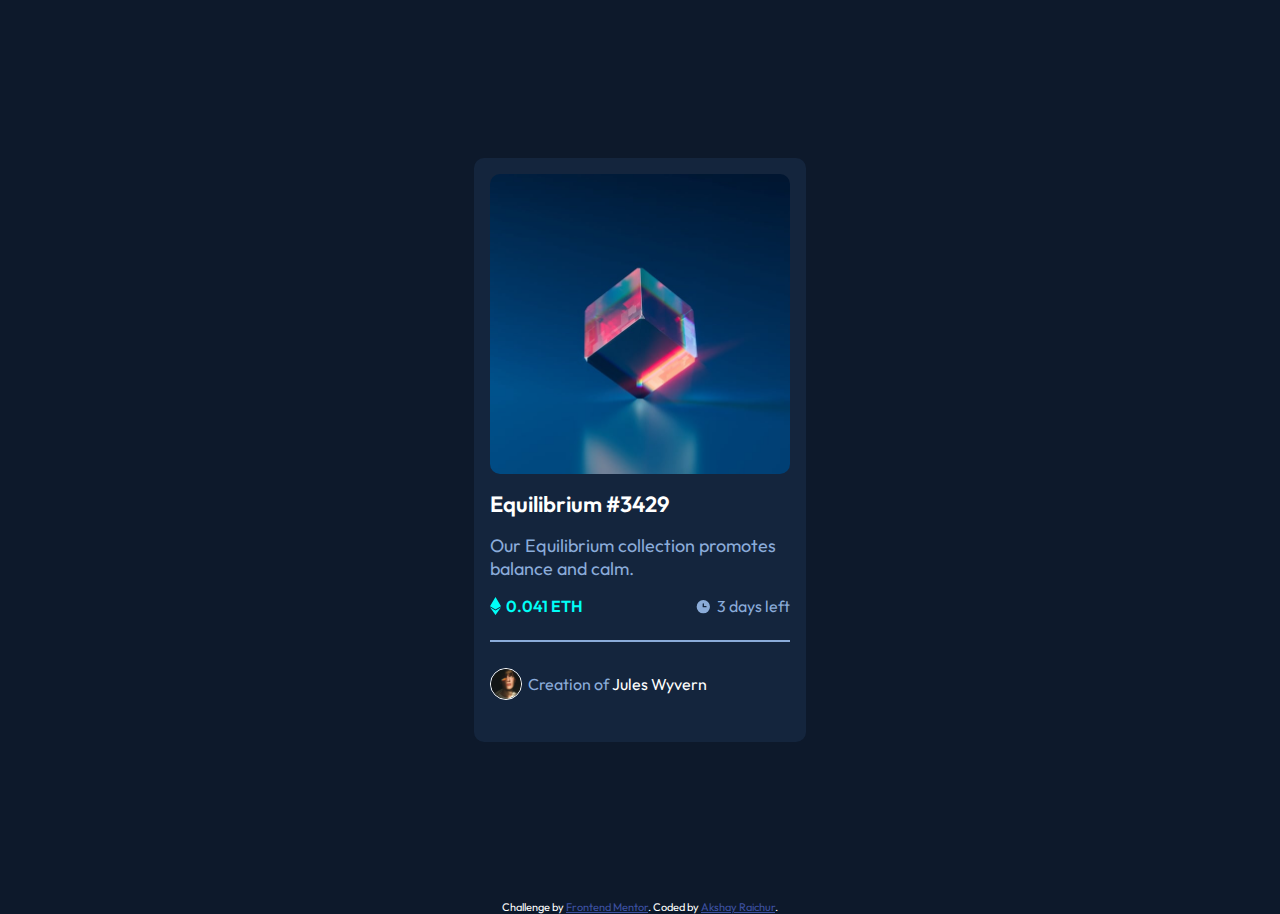
<file: nft-preview-card-component-main/index.html>
<!DOCTYPE html>
<html lang="en">
  <head>
    <meta charset="UTF-8" />
    <meta name="viewport" content="width=device-width, initial-scale=1.0" />
    <!-- displays site properly based on user's device -->

    <link
      rel="icon"
      type="image/png"
      sizes="32x32"
      href="./images/favicon-32x32.png"
    />

    <title>Frontend Mentor | NFT preview card component</title>

    <link rel="preconnect" href="https://fonts.googleapis.com" />
    <link rel="preconnect" href="https://fonts.gstatic.com" crossorigin />
    <link
      href="https://fonts.googleapis.com/css2?family=Outfit:wght@300;400;600&display=swap"
      rel="stylesheet"
    />

    <link rel="stylesheet" href="style.css" />
  </head>
  <body>
    <div class="main">
      <div class="card-container">
        <div class="card-img-container">
          <img
            src="./images/image-equilibrium.jpg"
            alt="Equilibrium"
            class="card-img"
          />
          <div class="card-img-overlay"></div>
        </div>
        <div class="card-content">
          <h3 class="card-title">Equilibrium #3429</h3>
          <p class="card-description">
            Our Equilibrium collection promotes balance and calm.
          </p>
          <div class="card-values">
            <div class="card-price">
              <img src="./images/icon-ethereum.svg" />
              <p class="card-price-text">0.041 ETH</p>
            </div>

            <div class="card-days-left">
              <img src="./images/icon-clock.svg" />
              <p class="card-days-left">3 days left</p>
            </div>
          </div>
          <hr />
          <div class="card-footer">
            <img src="./images/image-avatar.png" />
            <p class="card-footer-name">
              Creation of <span>Jules Wyvern</span>
            </p>
          </div>
        </div>
      </div>
    </div>

    <div class="attribution">
      Challenge by
      <a href="https://www.frontendmentor.io?ref=challenge" target="_blank"
        >Frontend Mentor</a
      >. Coded by <a href="https://akshayraichur.com">Akshay Raichur</a>.
    </div>
  </body>
</html>
</file>
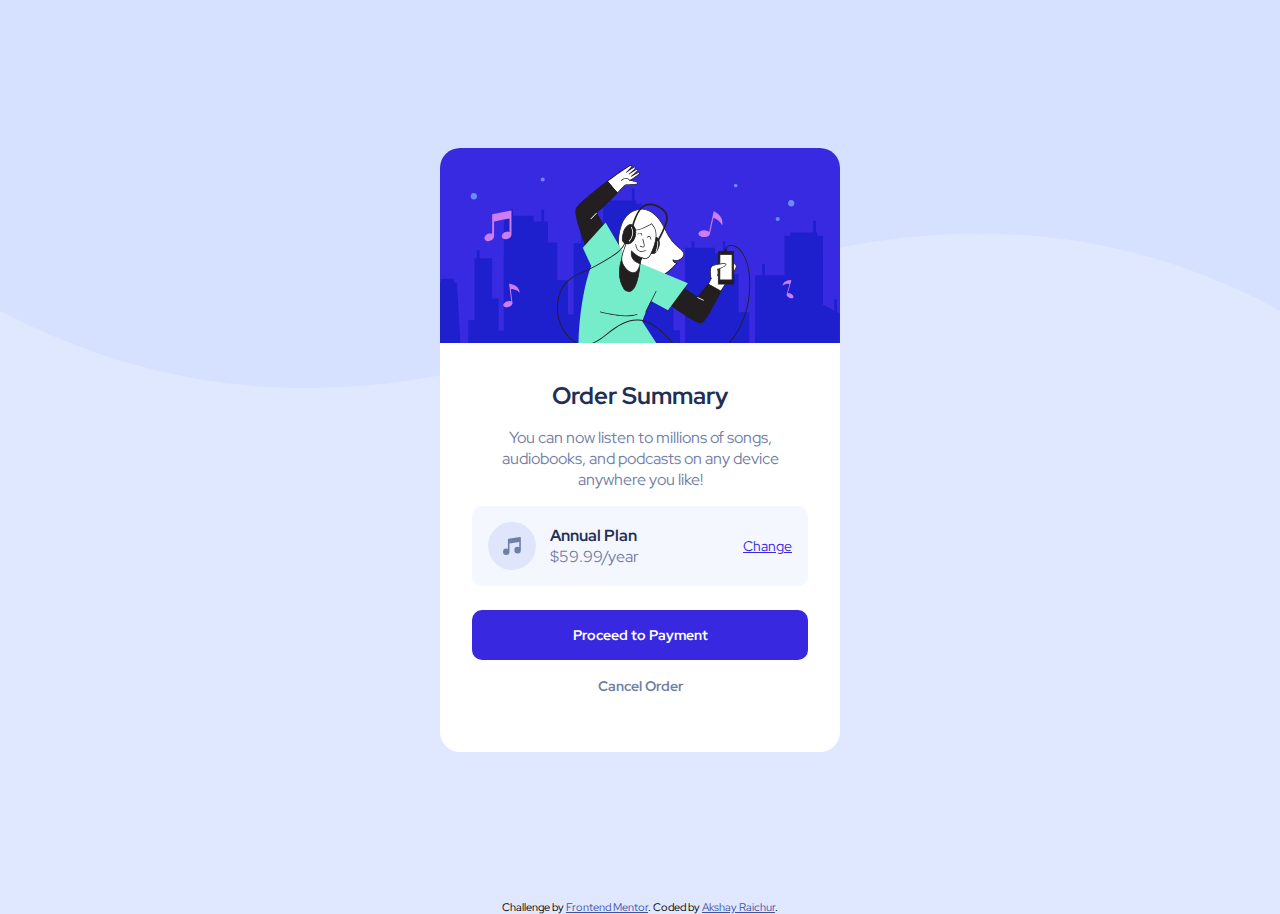
<file: order-summary-component-main/index.html>
<!DOCTYPE html>
<html lang="en">
  <head>
    <meta charset="UTF-8" />
    <meta name="viewport" content="width=device-width, initial-scale=1.0" />
    <!-- displays site properly based on user's device -->

    <link
      rel="icon"
      type="image/png"
      sizes="32x32"
      href="./images/favicon-32x32.png"
    />

    <title>Frontend Mentor | Order summary card</title>

    <link rel="stylesheet" href="./style.css" />
    <link rel="preconnect" href="https://fonts.googleapis.com" />
    <link rel="preconnect" href="https://fonts.gstatic.com" crossorigin />
    <link
      href="https://fonts.googleapis.com/css2?family=Red+Hat+Display:wght@500;700;900&display=swap"
      rel="stylesheet"
    />
  </head>
  <body>
    <div class="main">
      <div class="card">
        <img src="./images/illustration-hero.svg" class="card-img" alt="bg" />
        <div class="card-content">
          <h2 class="card-title">Order Summary</h2>
          <p class="card-description">
            You can now listen to millions of songs, audiobooks, and podcasts on
            any device anywhere you like!
          </p>
          <div class="card-plans">
            <div class="card-plans-1">
              <img
                src="./images/icon-music.svg"
                alt="music-icon"
                class="card-music-icon"
              />
              <div class="card-plans-text">
                <h4>Annual Plan</h4>
                <p>$59.99/year</p>
              </div>
            </div>
            <a href="/">Change</a>
          </div>

          <div class="card-btn-container">
            <button class="card-buy-btn">Proceed to Payment</button>
            <button class="card-cancel-btn">Cancel Order</button>
          </div>
        </div>
      </div>
    </div>

    <div class="attribution">
      Challenge by
      <a href="https://www.frontendmentor.io?ref=challenge" target="_blank"
        >Frontend Mentor</a
      >. Coded by <a href="https://akshayraichur.com">Akshay Raichur</a>.
    </div>
  </body>
</html>
</file>
<file: nft-preview-card-component-main/style.css>
html,
body {
  margin: 0;
  padding: 0;
  background-color: hsl(217, 54%, 11%);
  font-family: "Outfit", sans-serif;
}

.attribution {
  font-size: 11px;
  text-align: center;
  color: hsl(0, 0%, 100%);
}
.attribution a {
  color: hsl(228, 45%, 44%);
}

hr {
  border: 0.2px solid hsl(215, 51%, 70%);
}

.main {
  height: 100vh;
  width: 100vw;
  display: flex;
  justify-content: center;
  align-items: center;
}

.card-container {
  border-radius: 10px;
  background-color: hsl(216, 50%, 16%);
  color: hsl(0, 0%, 100%);
  padding: 1rem;
  width: 300px;
  margin: 1.5rem;
  display: flex;
  flex-direction: column;
  flex-wrap: wrap;
}

.card-img-container {
  position: relative;
  transition: all 0.3s;
  cursor: pointer;
}

.card-img {
  display: block;
  border-radius: 10px;
  height: 40%;
  width: 100%;
}

.card-img-overlay {
  position: absolute;
  border-radius: 10px;
  top: 0;
  left: 0;
  width: 100%;
  height: 100%;
  background-color: rgba(0, 255, 255, 0.5);
  background-image: url("./images/icon-view.svg");
  background-position: center;
  background-repeat: no-repeat;
  opacity: 0;
  transition: all 0.3s;
  display: flex;
  justify-content: center;
  align-items: center;
}

.card-img-overlay:hover {
  opacity: 1;
}

.card-title {
  font-weight: 600;
  font-size: 22px;
  margin: 1rem 0;
  padding: 0;
  cursor: pointer;
  transition: all 0.3s;
}

.card-title:hover {
  color: cyan;
}

.card-description {
  color: hsl(215, 51%, 70%);
  font-size: 18px;
  padding: 0;
  margin: 0;
  /* border: 1px solid red; */
}

.card-values {
  display: flex;
  justify-content: space-between;
  margin: 0;
  padding: 0;
  /* border: 1px solid red; */
}

.card-price {
  color: hsl(178, 100%, 50%);
  font-weight: 600;
  display: flex;
  align-items: center;
}

.card-price img {
  margin-right: 0.3rem;
}

.card-days-left {
  color: hsl(215, 51%, 70%);
  display: flex;
  align-items: center;
}

.card-days-left img {
  margin-right: 0.3rem;
}

.card-footer {
  display: flex;
  align-items: center;
  margin: 1rem 0;
  /* border: 1px solid red; */
}

.card-footer img {
  height: 20%;
  width: 10%;
  margin-right: 0.4rem;
  border: 1px solid white;
  border-radius: 50%;
}
.card-footer-name {
  color: hsl(215, 51%, 70%);
}

.card-footer-name span {
  color: white;
  cursor: pointer;
  transition: all 0.3s;
}

.card-footer-name span:hover {
  color: hsl(178, 100%, 50%);
}
</file>
<file: order-summary-component-main/style.css>
html,
body {
  margin: 0;
  padding: 0;
  font-family: "Red Hat Display", sans-serif;
  background-image: url("./images/pattern-background-desktop.svg");
  background-repeat: no-repeat;
  background-size: contain;
  background-color: hsl(225, 100%, 94%);
}

.attribution {
  font-size: 11px;
  text-align: center;
}
.attribution a {
  color: hsl(228, 45%, 44%);
}

.main {
  height: 100vh;
  width: 100vw;
  display: flex;
  justify-content: center;
  align-items: center;
}

.card {
  border-radius: 20px;
  background-color: white;
  width: 400px;
  margin: 2rem;
}

.card-img {
  width: 100%;
  border-top-left-radius: 20px;
  border-top-right-radius: 20px;
}

.card-content {
  padding: 2rem;
}

.card-title {
  text-align: center;
  color: hsl(223, 47%, 23%);
  font-size: 900;
  margin: 0;
  padding: 0;
}

.card-description {
  text-align: center;
  color: hsl(224, 23%, 55%);
  font-size: 16px;
}

.card-plans {
  display: flex;
  justify-content: space-between;
  align-items: center;
  padding: 1rem;
  background-color: hsl(225, 100%, 98%);
  border-radius: 10px;
}

.card-plans-1 {
  display: flex;
  justify-content: space-between;
  align-items: center;
}

.card-music-icon {
  margin-right: 0.9rem;
}

.card-plans-text {
  margin: 0;
  padding: 0;
}

.card-plans-text h4 {
  margin: 0;
  padding: 0;
  color: hsl(223, 47%, 23%);
}

.card-plans-text p {
  margin: 0;
  padding: 0;
  color: hsl(224, 23%, 55%);
}

.card-plans a {
  color: hsl(245, 75%, 52%);
  font-size: 14px;
  transition: all 0.3s;
}

.card-plans a:hover {
  color: hsl(245, 75%, 60%);
}

.card-btn-container {
  display: flex;
  flex-direction: column;
  align-items: center;
  justify-content: center;
  margin: 1.5rem 0;
}

.card-buy-btn {
  border-radius: 10px;
  background-color: hsl(245, 75%, 52%);
  color: white;
  padding: 1rem;
  width: 100%;
  border: none;
  cursor: pointer;
  font-size: 14px;
  font-family: "Red Hat Display", sans-serif;
  font-weight: 700;
  margin-bottom: 1rem;
  transition: all 0.3s;
}

.card-buy-btn:hover {
  background-color: hsl(245, 75%, 60%);
}

.card-cancel-btn {
  border: none;
  cursor: pointer;
  background-color: transparent;
  font-size: 14px;
  font-family: "Red Hat Display", sans-serif;
  font-weight: 700;
  color: hsl(224, 23%, 55%);
  transition: all 0.3s;
}

.card-cancel-btn:hover {
  color: hsl(223, 47%, 23%);
}

@media only screen and (max-width: 599px) {
  body {
    background-image: url("./images/pattern-background-mobile.svg");
  }

  .card-description {
    font-size: 14px;
  }
  .card-plans-text h4 {
    font-size: 14px;
  }

  .card-plans-text p {
    font-size: 12px;
  }

  .card-plans a {
    font-size: 12px;
  }
}
</file>
